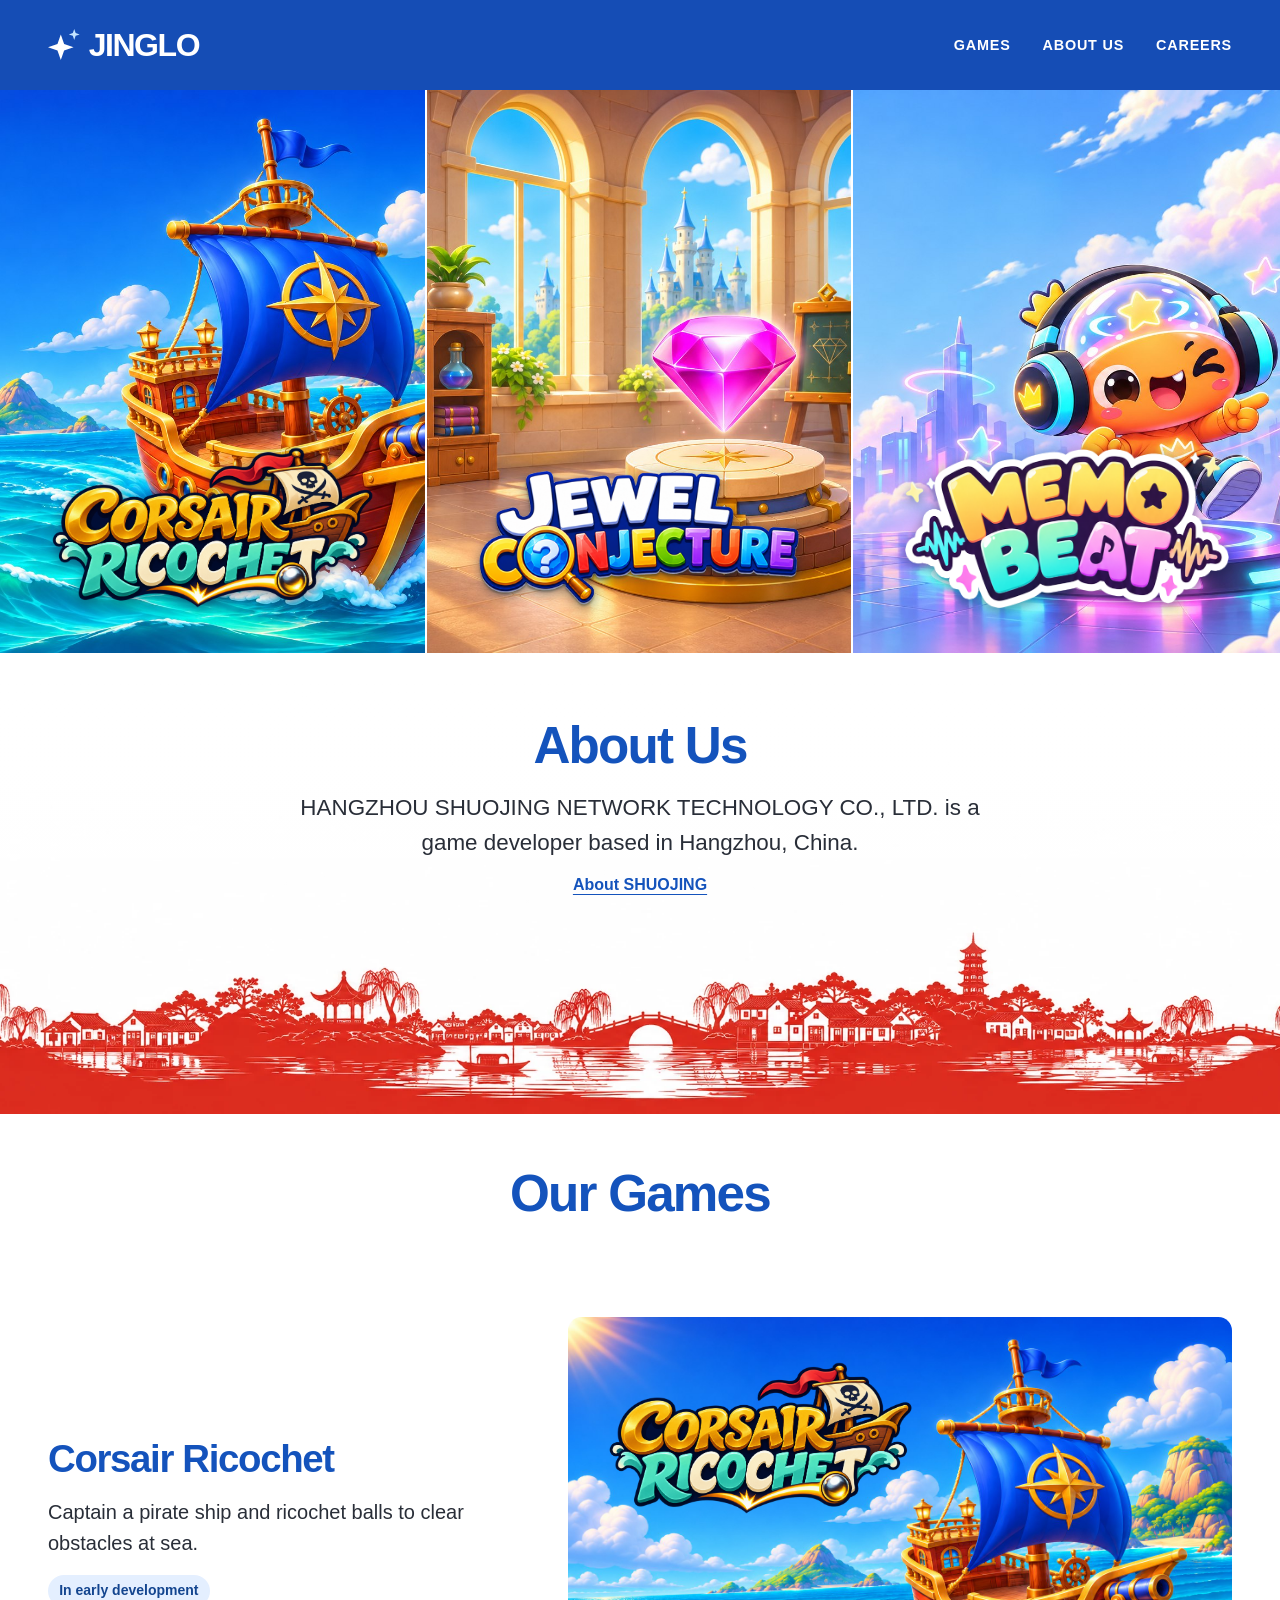
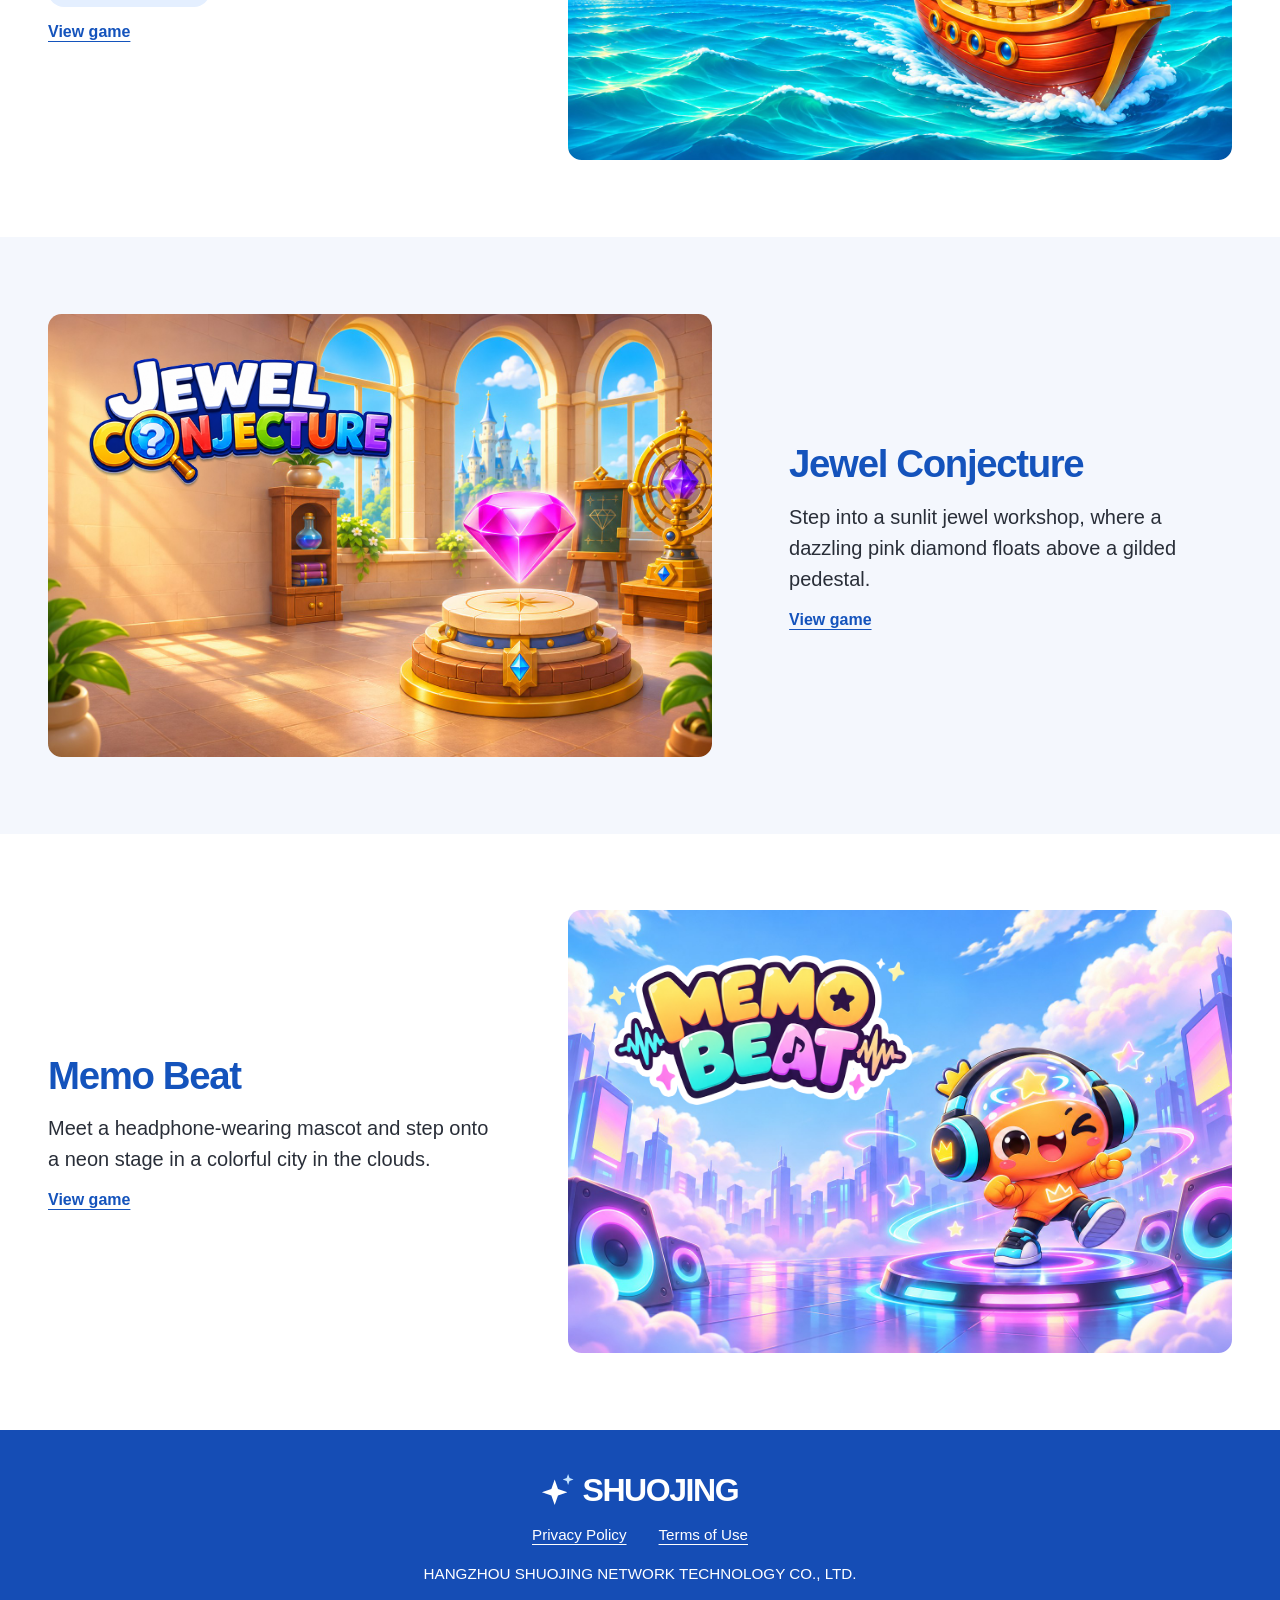
<file: index.html>
<!doctype html>
<html lang="en">
<head>
  <meta charset="utf-8">
  <meta name="viewport" content="width=device-width, initial-scale=1">
  <meta name="description" content="Discover Corsair Ricochet, Jewel Conjecture, and Memo Beat from HANGZHOU SHUOJING NETWORK TECHNOLOGY CO., LTD.">
  <meta name="theme-color" content="#154db5">
  <title>Home | SHUOJING</title>
  <link rel="stylesheet" href="styles.css">
</head>
<body>
  <a class="skip-link" href="#main">Skip to content</a>
  <header class="site-header">
    <div class="header-inner wrap">
      <a class="wordmark" href="index.html" aria-label="JINGLO home"><span class="brand-symbol" aria-hidden="true"></span>JINGLO</a>
      <nav aria-label="Main navigation">
        <a href="games.html">Games</a>
        <a href="about.html">About Us</a>
        <a href="careers.html">Careers</a>
      </nav>
    </div>
  </header>
  <main id="main">
    <h1 class="visually-hidden">HANGZHOU SHUOJING NETWORK TECHNOLOGY CO., LTD.</h1>
    <section class="home-banner" aria-label="Explore the games">
      <a class="banner-game" href="corsair-ricochet.html" aria-label="Corsair Ricochet"><img class="game-scene" src="corsair-ricochet-art.jpg" alt="" width="1536" height="1024"><img class="game-logo" src="corsair-ricochet.png" alt="" width="1774" height="887"></a>
      <a class="banner-game" href="jewel-conjecture.html" aria-label="Jewel Conjecture"><img class="game-scene" src="jewel-conjecture-art.jpg" alt="" width="1536" height="1024"><img class="game-logo" src="jewel-conjecture.png" alt="" width="434" height="185"></a>
      <a class="banner-game" href="memo-beat.html" aria-label="Memo Beat"><img class="game-scene" src="memo-beat-art.jpg" alt="" width="1536" height="1024"><img class="game-logo" src="memo-beat.png" alt="" width="752" height="369"></a>
    </section>
    <section class="company-banner">
      <div class="company-copy wrap">
        <h2>About Us</h2>
        <p>HANGZHOU SHUOJING NETWORK TECHNOLOGY CO., LTD. is a game developer based in Hangzhou, China.</p>
        <a class="text-link" href="about.html">About SHUOJING</a>
      </div>
    </section>
    <section class="games-section" aria-labelledby="games-heading">
      <h2 class="section-heading" id="games-heading">Our Games</h2>
      
      <article class="showcase">
        <div class="showcase-inner wrap">
          <a class="game-art" href="corsair-ricochet.html" aria-label="Explore Corsair Ricochet"><img class="game-scene" src="corsair-ricochet-art.jpg" alt="" width="1536" height="1024"><img class="game-logo" src="corsair-ricochet.png" alt="" width="1774" height="887"></a>
          <div class="game-copy">
            <h3><a href="corsair-ricochet.html">Corsair Ricochet</a></h3>
            <p>Captain a pirate ship and ricochet balls to clear obstacles at sea.</p>
            <p class="game-status">In early development</p>
            <a class="text-link" href="corsair-ricochet.html">View game<span class="visually-hidden"> — Corsair Ricochet</span></a>
          </div>
        </div>
      </article>
      <article class="showcase">
        <div class="showcase-inner wrap">
          <a class="game-art" href="jewel-conjecture.html" aria-label="Explore Jewel Conjecture"><img class="game-scene" src="jewel-conjecture-art.jpg" alt="" width="1536" height="1024"><img class="game-logo" src="jewel-conjecture.png" alt="" width="434" height="185"></a>
          <div class="game-copy">
            <h3><a href="jewel-conjecture.html">Jewel Conjecture</a></h3>
            <p>Step into a sunlit jewel workshop, where a dazzling pink diamond floats above a gilded pedestal.</p>
            
            <a class="text-link" href="jewel-conjecture.html">View game<span class="visually-hidden"> — Jewel Conjecture</span></a>
          </div>
        </div>
      </article>
      <article class="showcase">
        <div class="showcase-inner wrap">
          <a class="game-art" href="memo-beat.html" aria-label="Explore Memo Beat"><img class="game-scene" src="memo-beat-art.jpg" alt="" width="1536" height="1024"><img class="game-logo" src="memo-beat.png" alt="" width="752" height="369"></a>
          <div class="game-copy">
            <h3><a href="memo-beat.html">Memo Beat</a></h3>
            <p>Meet a headphone-wearing mascot and step onto a neon stage in a colorful city in the clouds.</p>
            
            <a class="text-link" href="memo-beat.html">View game<span class="visually-hidden"> — Memo Beat</span></a>
          </div>
        </div>
      </article>
    </section>
  </main>
  <footer class="site-footer">
    <div class="footer-inner wrap">
      <a class="wordmark" href="index.html" aria-label="SHUOJING home"><span class="brand-symbol" aria-hidden="true"></span>SHUOJING</a>
      <nav aria-label="Footer navigation">
        <a href="PrivacyPolicy.html">Privacy Policy</a>
        <a href="TermsOfUse.html">Terms of Use</a>
      </nav>
      <p>HANGZHOU SHUOJING NETWORK TECHNOLOGY CO., LTD.</p>
    </div>
  </footer>
</body>
</html>
</file>
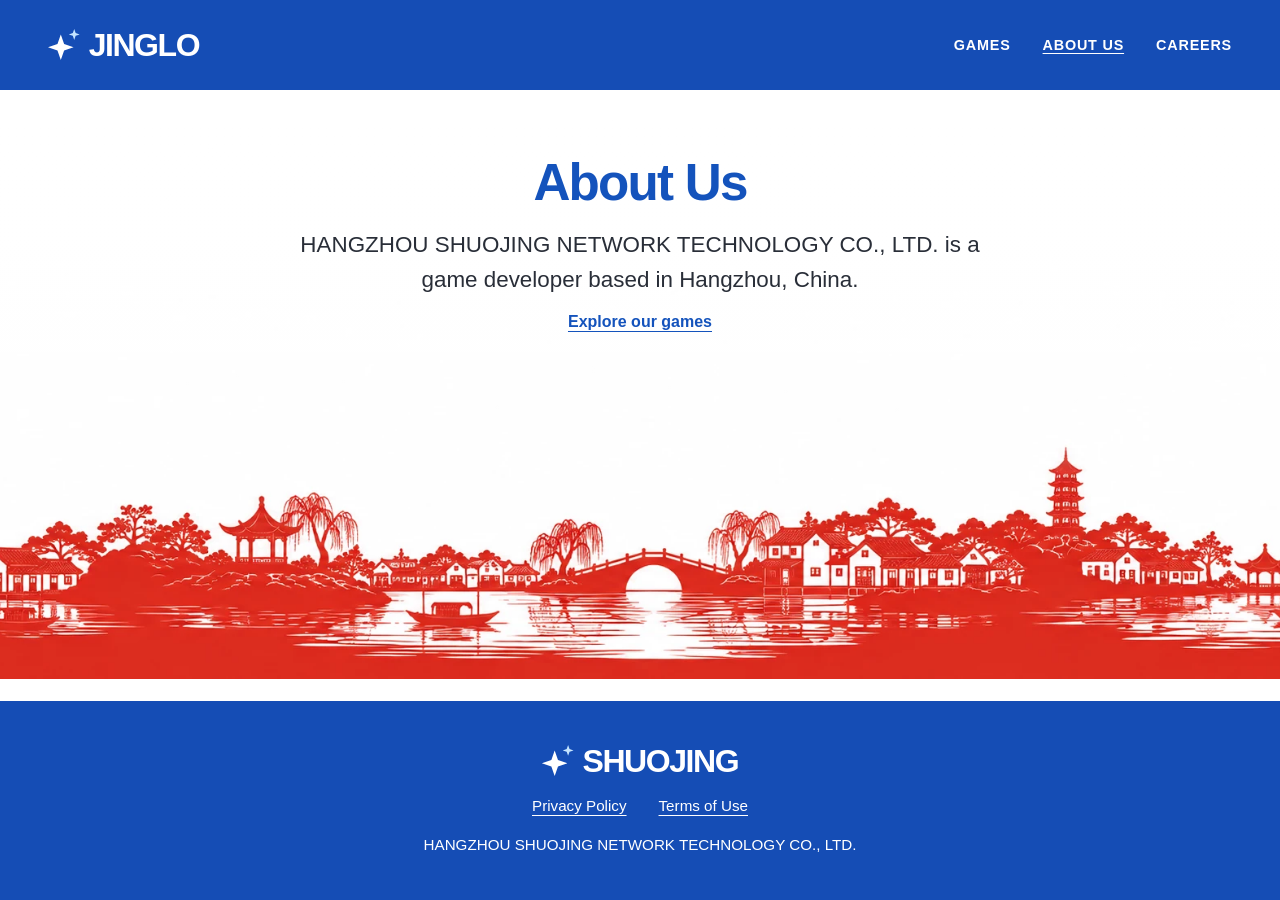
<file: about.html>
<!doctype html>
<html lang="en">
<head>
  <meta charset="utf-8">
  <meta name="viewport" content="width=device-width, initial-scale=1">
  <meta name="description" content="About HANGZHOU SHUOJING NETWORK TECHNOLOGY CO., LTD.">
  <meta name="theme-color" content="#154db5">
  <title>About Us | SHUOJING</title>
  <link rel="stylesheet" href="styles.css">
</head>
<body>
  <a class="skip-link" href="#main">Skip to content</a>
  <header class="site-header">
    <div class="header-inner wrap">
      <a class="wordmark" href="index.html" aria-label="JINGLO home"><span class="brand-symbol" aria-hidden="true"></span>JINGLO</a>
      <nav aria-label="Main navigation">
        <a href="games.html">Games</a>
        <a href="about.html" aria-current="page">About Us</a>
        <a href="careers.html">Careers</a>
      </nav>
    </div>
  </header>
  <main id="main">
    <section class="company-banner about-page">
      <div class="company-copy wrap">
        <h1>About Us</h1>
        <p>HANGZHOU SHUOJING NETWORK TECHNOLOGY CO., LTD. is a game developer based in Hangzhou, China.</p>
        <a class="text-link" href="games.html">Explore our games</a>
      </div>
    </section>
  </main>
  <footer class="site-footer">
    <div class="footer-inner wrap">
      <a class="wordmark" href="index.html" aria-label="SHUOJING home"><span class="brand-symbol" aria-hidden="true"></span>SHUOJING</a>
      <nav aria-label="Footer navigation">
        <a href="PrivacyPolicy.html">Privacy Policy</a>
        <a href="TermsOfUse.html">Terms of Use</a>
      </nav>
      <p>HANGZHOU SHUOJING NETWORK TECHNOLOGY CO., LTD.</p>
    </div>
  </footer>
</body>
</html>
</file>
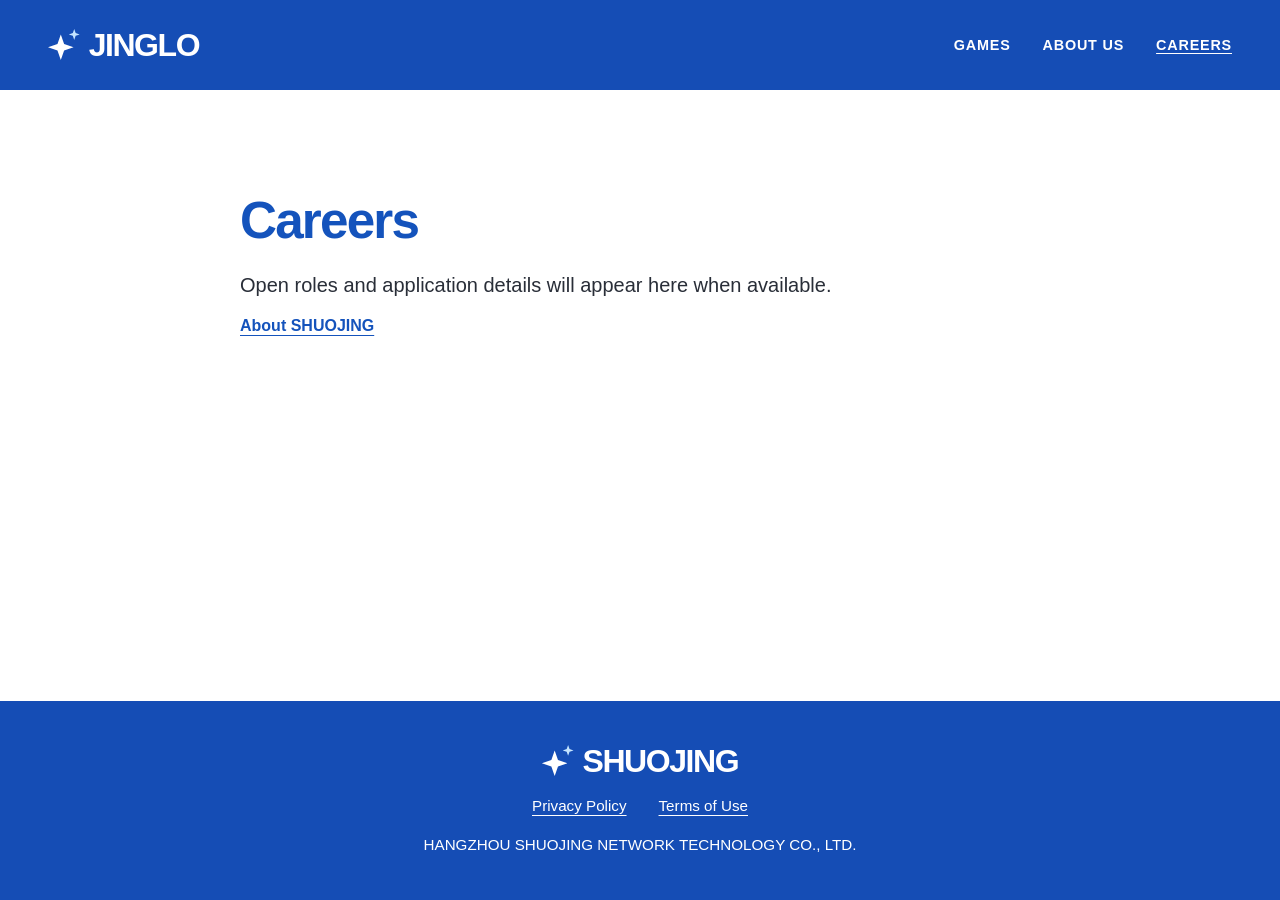
<file: careers.html>
<!doctype html>
<html lang="en">
<head>
  <meta charset="utf-8">
  <meta name="viewport" content="width=device-width, initial-scale=1">
  <meta name="description" content="Career information for SHUOJING in Hangzhou, China.">
  <meta name="theme-color" content="#154db5">
  <title>Careers | SHUOJING</title>
  <link rel="stylesheet" href="styles.css">
</head>
<body>
  <a class="skip-link" href="#main">Skip to content</a>
  <header class="site-header">
    <div class="header-inner wrap">
      <a class="wordmark" href="index.html" aria-label="JINGLO home"><span class="brand-symbol" aria-hidden="true"></span>JINGLO</a>
      <nav aria-label="Main navigation">
        <a href="games.html">Games</a>
        <a href="about.html">About Us</a>
        <a href="careers.html" aria-current="page">Careers</a>
      </nav>
    </div>
  </header>
  <main id="main">
    <section class="text-page wrap">
      <h1>Careers</h1>
      <p>Open roles and application details will appear here when available.</p>
      <a class="text-link" href="about.html">About SHUOJING</a>
    </section>
  </main>
  <footer class="site-footer">
    <div class="footer-inner wrap">
      <a class="wordmark" href="index.html" aria-label="SHUOJING home"><span class="brand-symbol" aria-hidden="true"></span>SHUOJING</a>
      <nav aria-label="Footer navigation">
        <a href="PrivacyPolicy.html">Privacy Policy</a>
        <a href="TermsOfUse.html">Terms of Use</a>
      </nav>
      <p>HANGZHOU SHUOJING NETWORK TECHNOLOGY CO., LTD.</p>
    </div>
  </footer>
</body>
</html>
</file>
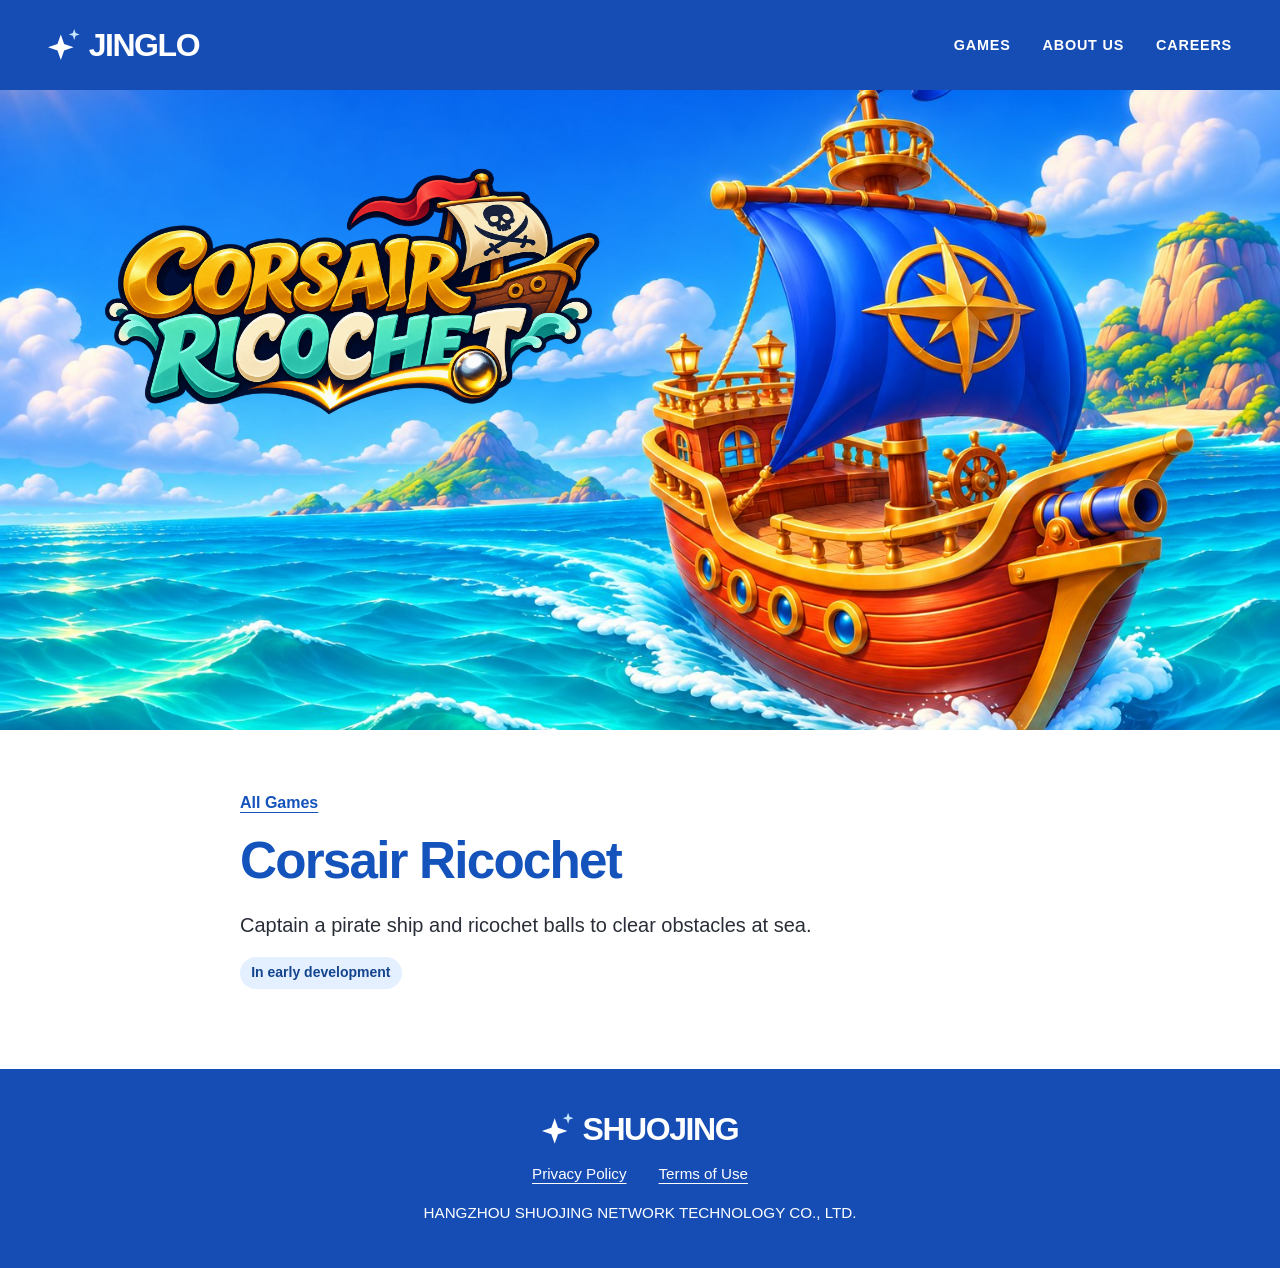
<file: corsair-ricochet.html>
<!doctype html>
<html lang="en">
<head>
  <meta charset="utf-8">
  <meta name="viewport" content="width=device-width, initial-scale=1">
  <meta name="description" content="Captain a pirate ship and ricochet balls to clear obstacles at sea.">
  <meta name="theme-color" content="#154db5">
  <title>Corsair Ricochet | SHUOJING</title>
  <link rel="stylesheet" href="styles.css">
</head>
<body>
  <a class="skip-link" href="#main">Skip to content</a>
  <header class="site-header">
    <div class="header-inner wrap">
      <a class="wordmark" href="index.html" aria-label="JINGLO home"><span class="brand-symbol" aria-hidden="true"></span>JINGLO</a>
      <nav aria-label="Main navigation">
        <a href="games.html">Games</a>
        <a href="about.html">About Us</a>
        <a href="careers.html">Careers</a>
      </nav>
    </div>
  </header>
  <main id="main">
    <article class="game-detail">
      <div class="detail-art"><img class="game-scene" src="corsair-ricochet-art.jpg" alt="A blue-sailed pirate ship sails through a sunny island bay." width="1536" height="1024" fetchpriority="high"><img class="game-logo" src="corsair-ricochet.png" alt="" width="1774" height="887"></div>
      <div class="text-page wrap detail-copy">
        <a class="text-link" href="games.html">All Games</a>
        <h1>Corsair Ricochet</h1>
        <p>Captain a pirate ship and ricochet balls to clear obstacles at sea.</p>
        <p class="game-status">In early development</p>
      </div>
    </article>
  </main>
  <footer class="site-footer">
    <div class="footer-inner wrap">
      <a class="wordmark" href="index.html" aria-label="SHUOJING home"><span class="brand-symbol" aria-hidden="true"></span>SHUOJING</a>
      <nav aria-label="Footer navigation">
        <a href="PrivacyPolicy.html">Privacy Policy</a>
        <a href="TermsOfUse.html">Terms of Use</a>
      </nav>
      <p>HANGZHOU SHUOJING NETWORK TECHNOLOGY CO., LTD.</p>
    </div>
  </footer>
</body>
</html>
</file>
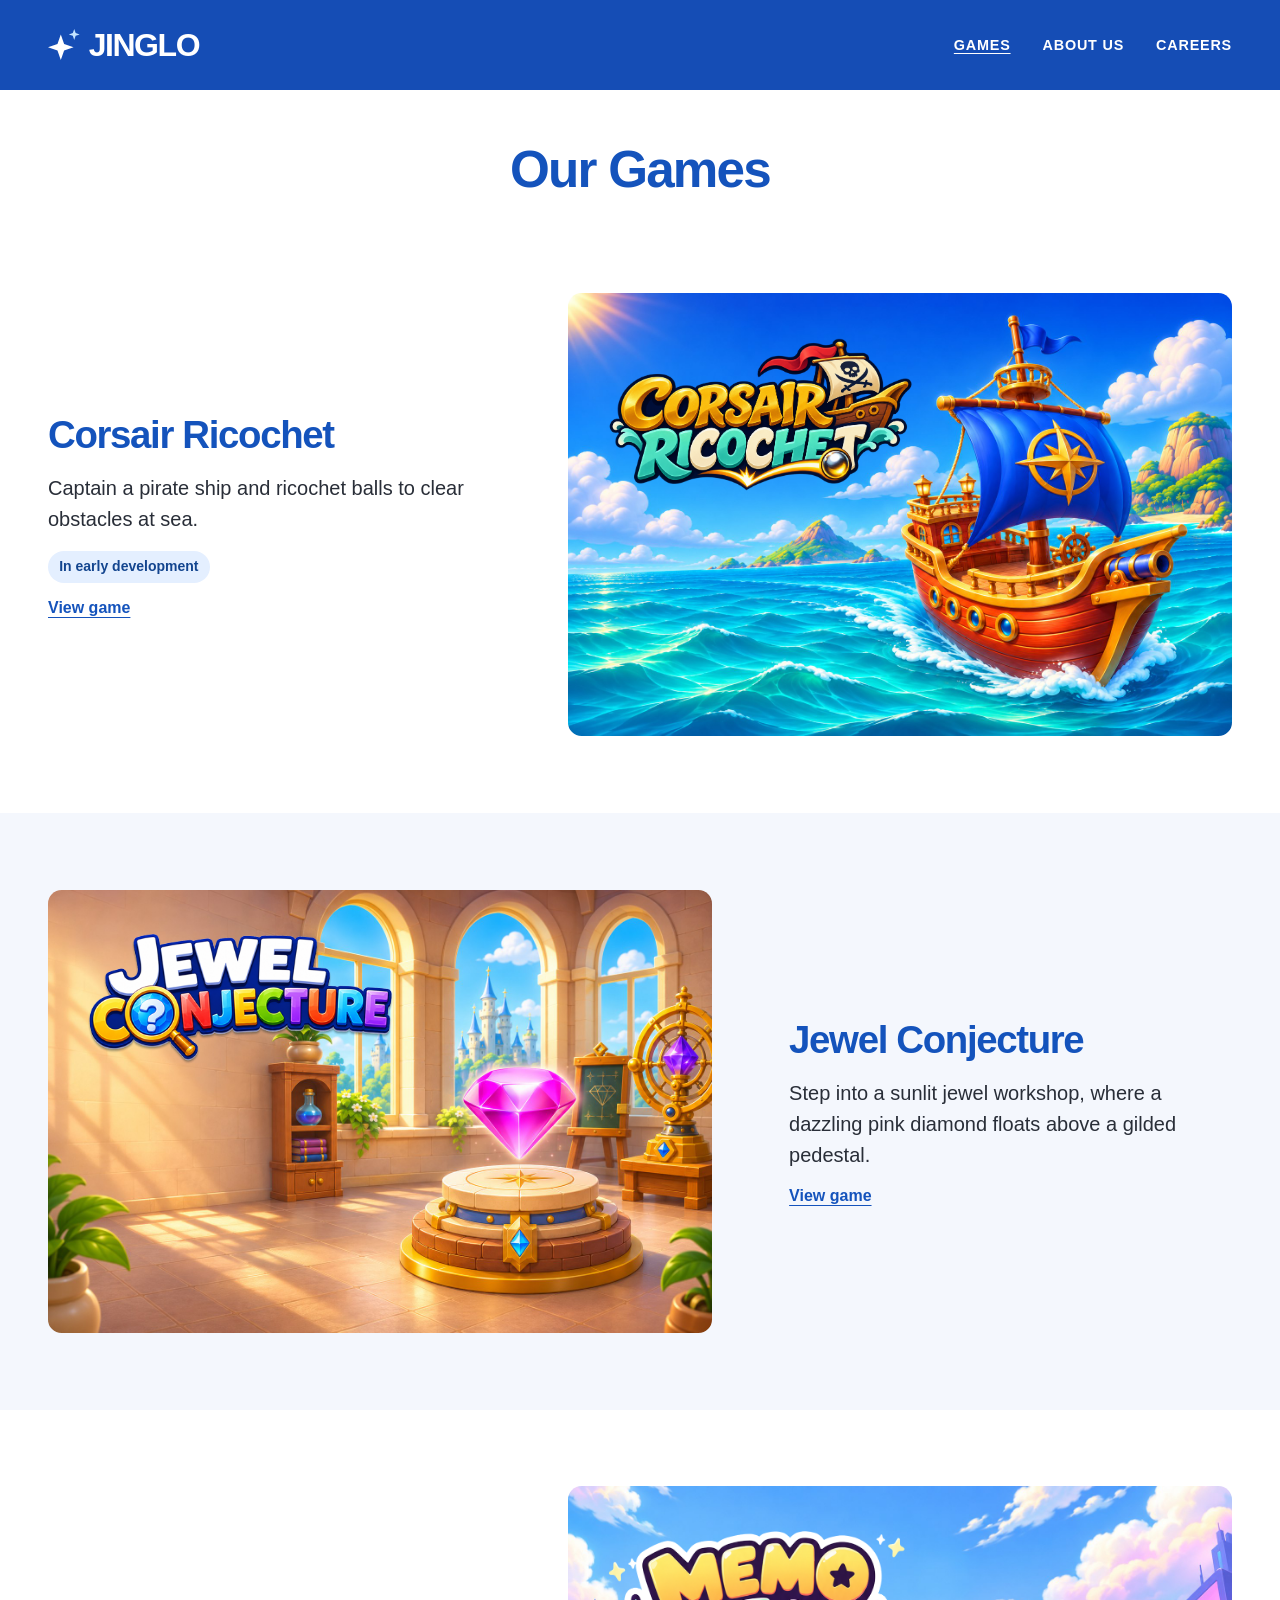
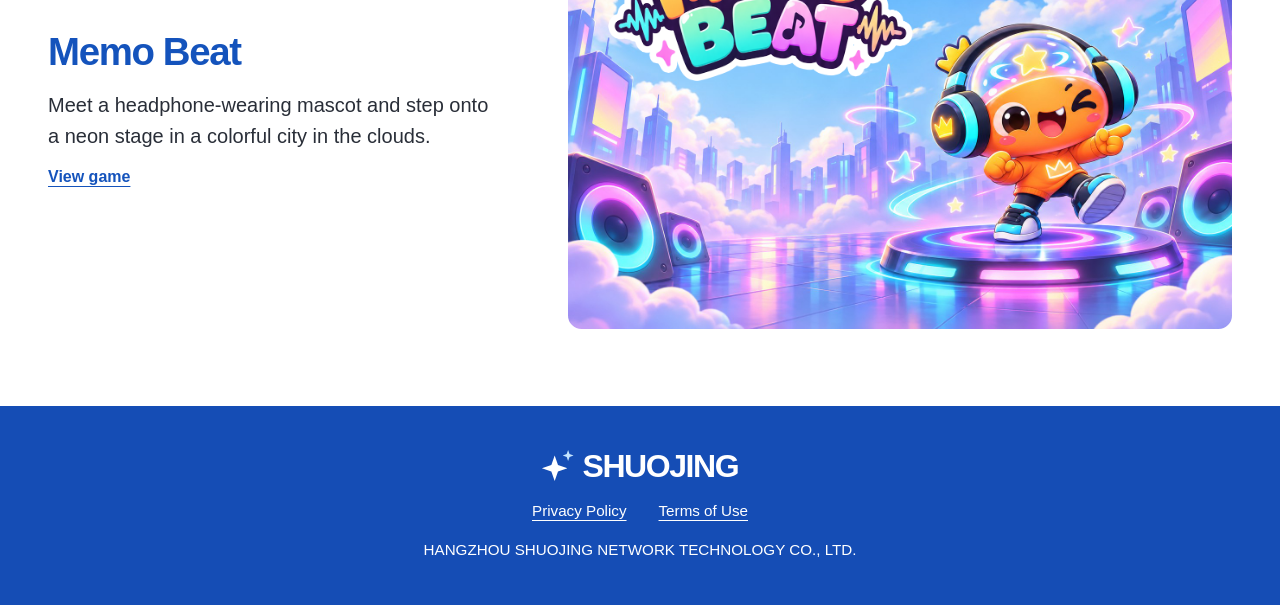
<file: games.html>
<!doctype html>
<html lang="en">
<head>
  <meta charset="utf-8">
  <meta name="viewport" content="width=device-width, initial-scale=1">
  <meta name="description" content="Explore the three games from SHUOJING.">
  <meta name="theme-color" content="#154db5">
  <title>Our Games | SHUOJING</title>
  <link rel="stylesheet" href="styles.css">
</head>
<body>
  <a class="skip-link" href="#main">Skip to content</a>
  <header class="site-header">
    <div class="header-inner wrap">
      <a class="wordmark" href="index.html" aria-label="JINGLO home"><span class="brand-symbol" aria-hidden="true"></span>JINGLO</a>
      <nav aria-label="Main navigation">
        <a href="games.html" aria-current="page">Games</a>
        <a href="about.html">About Us</a>
        <a href="careers.html">Careers</a>
      </nav>
    </div>
  </header>
  <main id="main">
    <section class="games-section"><h1 class="section-heading">Our Games</h1>
      <article class="showcase">
        <div class="showcase-inner wrap">
          <a class="game-art" href="corsair-ricochet.html" aria-label="Explore Corsair Ricochet"><img class="game-scene" src="corsair-ricochet-art.jpg" alt="" width="1536" height="1024"><img class="game-logo" src="corsair-ricochet.png" alt="" width="1774" height="887"></a>
          <div class="game-copy">
            <h3><a href="corsair-ricochet.html">Corsair Ricochet</a></h3>
            <p>Captain a pirate ship and ricochet balls to clear obstacles at sea.</p>
            <p class="game-status">In early development</p>
            <a class="text-link" href="corsair-ricochet.html">View game<span class="visually-hidden"> — Corsair Ricochet</span></a>
          </div>
        </div>
      </article>
      <article class="showcase">
        <div class="showcase-inner wrap">
          <a class="game-art" href="jewel-conjecture.html" aria-label="Explore Jewel Conjecture"><img class="game-scene" src="jewel-conjecture-art.jpg" alt="" width="1536" height="1024"><img class="game-logo" src="jewel-conjecture.png" alt="" width="434" height="185"></a>
          <div class="game-copy">
            <h3><a href="jewel-conjecture.html">Jewel Conjecture</a></h3>
            <p>Step into a sunlit jewel workshop, where a dazzling pink diamond floats above a gilded pedestal.</p>
            
            <a class="text-link" href="jewel-conjecture.html">View game<span class="visually-hidden"> — Jewel Conjecture</span></a>
          </div>
        </div>
      </article>
      <article class="showcase">
        <div class="showcase-inner wrap">
          <a class="game-art" href="memo-beat.html" aria-label="Explore Memo Beat"><img class="game-scene" src="memo-beat-art.jpg" alt="" width="1536" height="1024"><img class="game-logo" src="memo-beat.png" alt="" width="752" height="369"></a>
          <div class="game-copy">
            <h3><a href="memo-beat.html">Memo Beat</a></h3>
            <p>Meet a headphone-wearing mascot and step onto a neon stage in a colorful city in the clouds.</p>
            
            <a class="text-link" href="memo-beat.html">View game<span class="visually-hidden"> — Memo Beat</span></a>
          </div>
        </div>
      </article></section>
  </main>
  <footer class="site-footer">
    <div class="footer-inner wrap">
      <a class="wordmark" href="index.html" aria-label="SHUOJING home"><span class="brand-symbol" aria-hidden="true"></span>SHUOJING</a>
      <nav aria-label="Footer navigation">
        <a href="PrivacyPolicy.html">Privacy Policy</a>
        <a href="TermsOfUse.html">Terms of Use</a>
      </nav>
      <p>HANGZHOU SHUOJING NETWORK TECHNOLOGY CO., LTD.</p>
    </div>
  </footer>
</body>
</html>
</file>
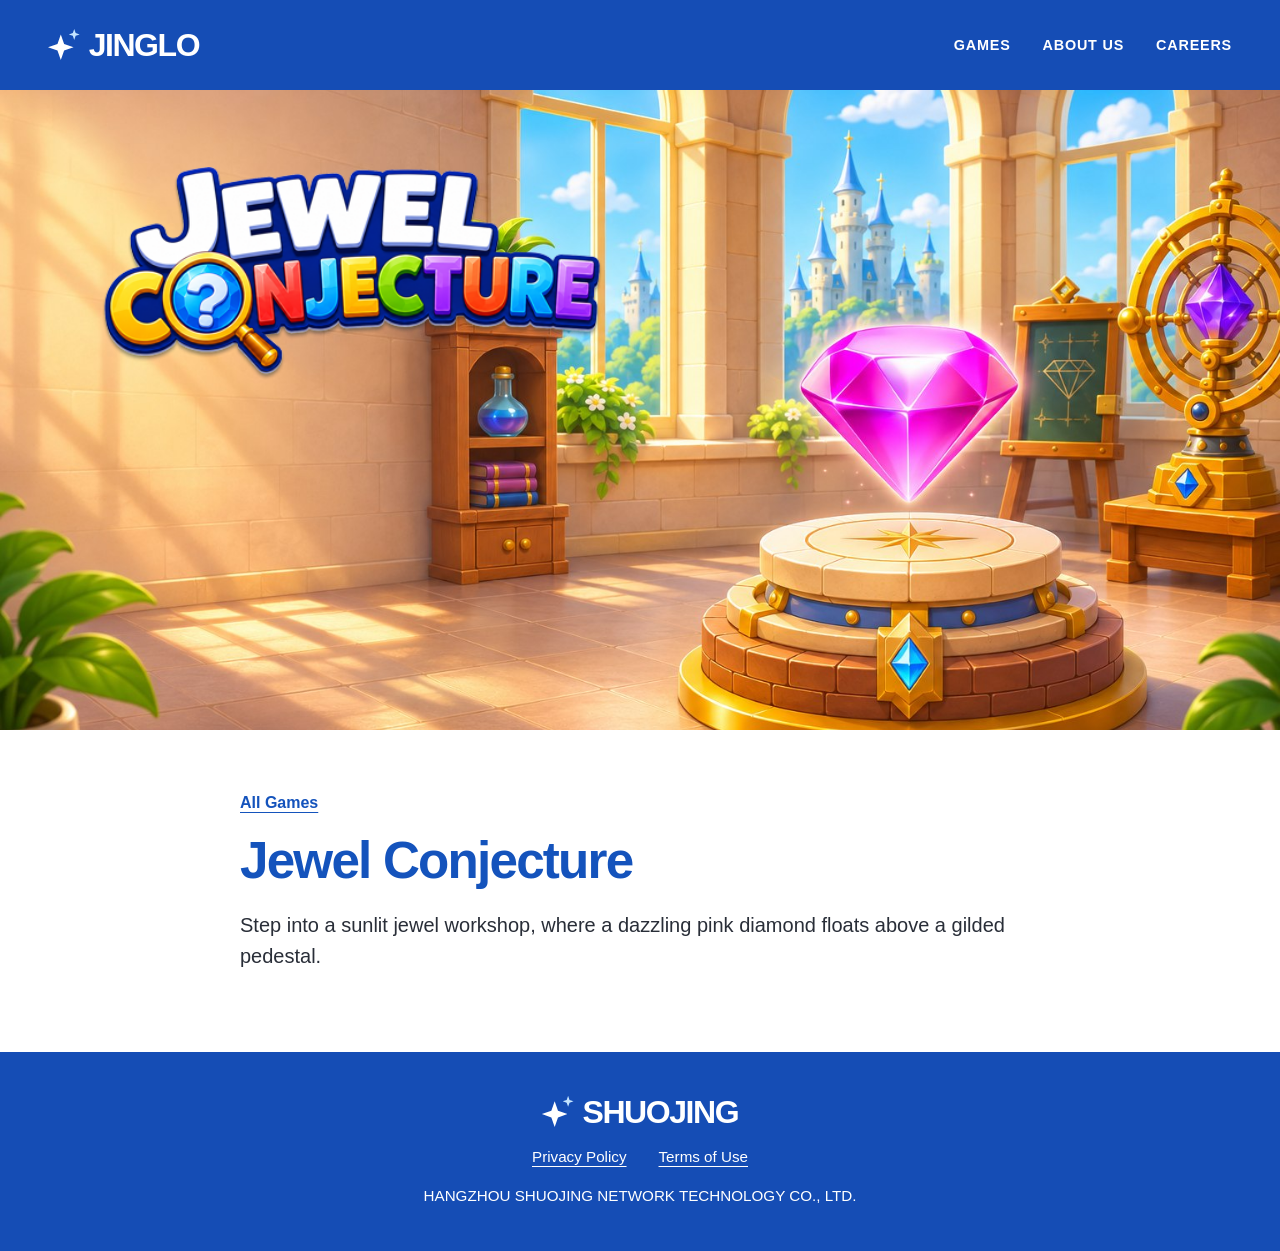
<file: jewel-conjecture.html>
<!doctype html>
<html lang="en">
<head>
  <meta charset="utf-8">
  <meta name="viewport" content="width=device-width, initial-scale=1">
  <meta name="description" content="Step into a sunlit jewel workshop, where a dazzling pink diamond floats above a gilded pedestal.">
  <meta name="theme-color" content="#154db5">
  <title>Jewel Conjecture | SHUOJING</title>
  <link rel="stylesheet" href="styles.css">
</head>
<body>
  <a class="skip-link" href="#main">Skip to content</a>
  <header class="site-header">
    <div class="header-inner wrap">
      <a class="wordmark" href="index.html" aria-label="JINGLO home"><span class="brand-symbol" aria-hidden="true"></span>JINGLO</a>
      <nav aria-label="Main navigation">
        <a href="games.html">Games</a>
        <a href="about.html">About Us</a>
        <a href="careers.html">Careers</a>
      </nav>
    </div>
  </header>
  <main id="main">
    <article class="game-detail">
      <div class="detail-art"><img class="game-scene" src="jewel-conjecture-art.jpg" alt="A pink diamond floats above a gilded pedestal in a sunlit workshop." width="1536" height="1024" fetchpriority="high"><img class="game-logo" src="jewel-conjecture.png" alt="" width="434" height="185"></div>
      <div class="text-page wrap detail-copy">
        <a class="text-link" href="games.html">All Games</a>
        <h1>Jewel Conjecture</h1>
        <p>Step into a sunlit jewel workshop, where a dazzling pink diamond floats above a gilded pedestal.</p>
        
      </div>
    </article>
  </main>
  <footer class="site-footer">
    <div class="footer-inner wrap">
      <a class="wordmark" href="index.html" aria-label="SHUOJING home"><span class="brand-symbol" aria-hidden="true"></span>SHUOJING</a>
      <nav aria-label="Footer navigation">
        <a href="PrivacyPolicy.html">Privacy Policy</a>
        <a href="TermsOfUse.html">Terms of Use</a>
      </nav>
      <p>HANGZHOU SHUOJING NETWORK TECHNOLOGY CO., LTD.</p>
    </div>
  </footer>
</body>
</html>
</file>
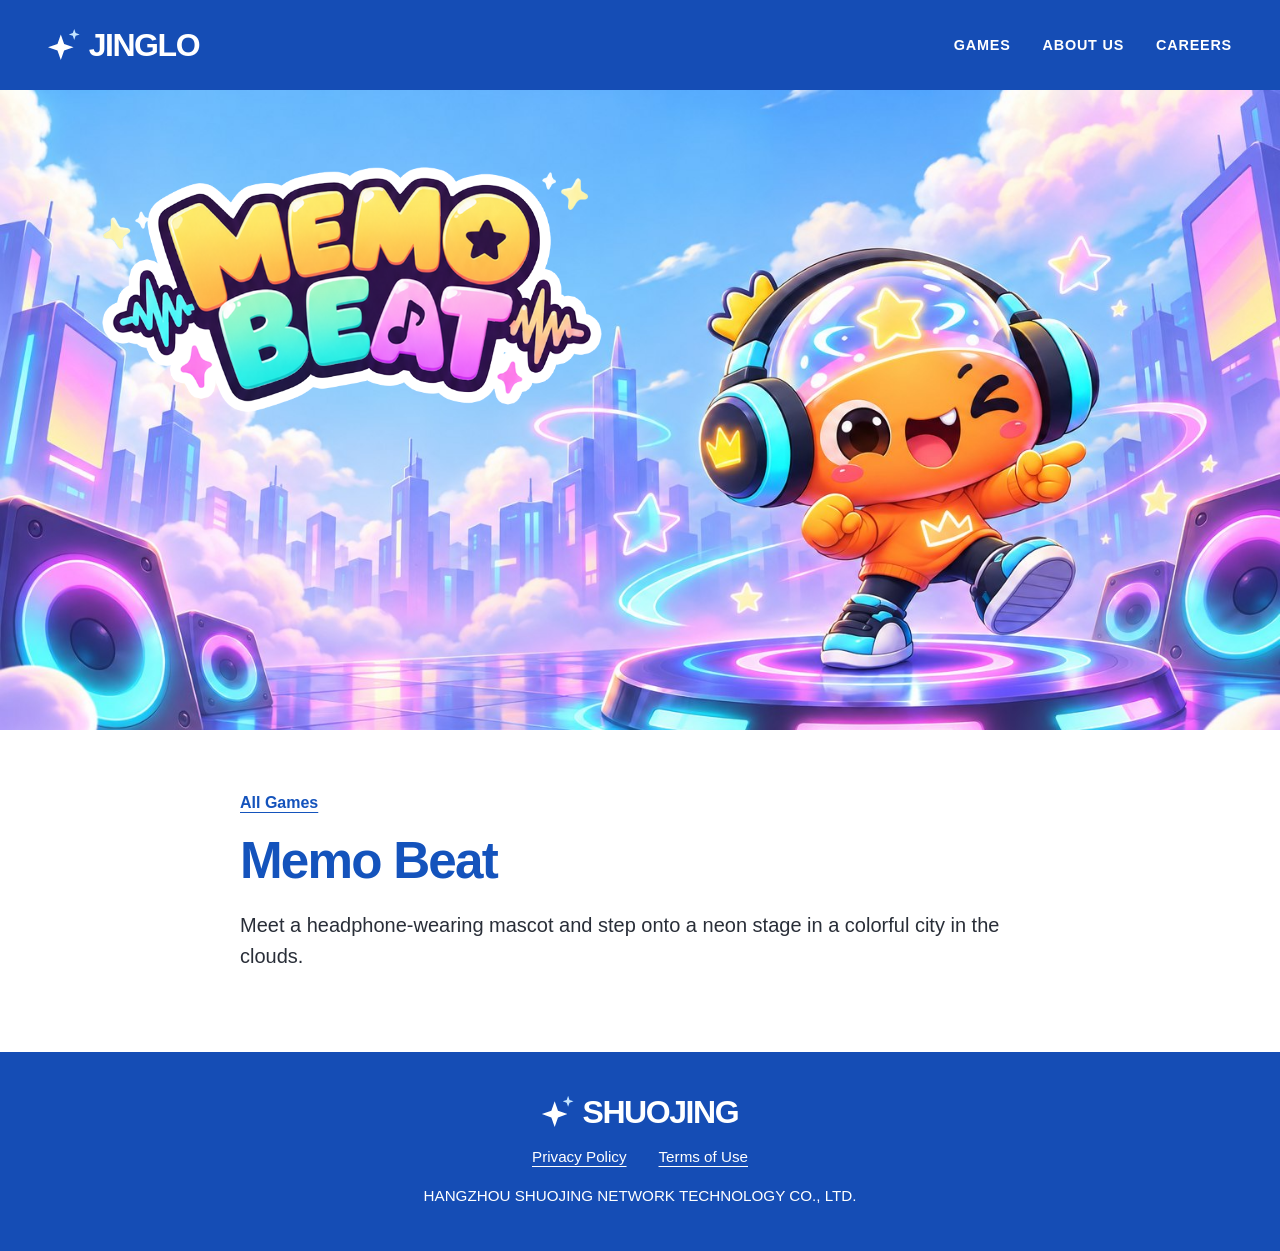
<file: memo-beat.html>
<!doctype html>
<html lang="en">
<head>
  <meta charset="utf-8">
  <meta name="viewport" content="width=device-width, initial-scale=1">
  <meta name="description" content="Meet a headphone-wearing mascot and step onto a neon stage in a colorful city in the clouds.">
  <meta name="theme-color" content="#154db5">
  <title>Memo Beat | SHUOJING</title>
  <link rel="stylesheet" href="styles.css">
</head>
<body>
  <a class="skip-link" href="#main">Skip to content</a>
  <header class="site-header">
    <div class="header-inner wrap">
      <a class="wordmark" href="index.html" aria-label="JINGLO home"><span class="brand-symbol" aria-hidden="true"></span>JINGLO</a>
      <nav aria-label="Main navigation">
        <a href="games.html">Games</a>
        <a href="about.html">About Us</a>
        <a href="careers.html">Careers</a>
      </nav>
    </div>
  </header>
  <main id="main">
    <article class="game-detail">
      <div class="detail-art"><img class="game-scene" src="memo-beat-art.jpg" alt="A dancing mascot with oversized headphones stands on a neon stage." width="1536" height="1024" fetchpriority="high"><img class="game-logo" src="memo-beat.png" alt="" width="752" height="369"></div>
      <div class="text-page wrap detail-copy">
        <a class="text-link" href="games.html">All Games</a>
        <h1>Memo Beat</h1>
        <p>Meet a headphone-wearing mascot and step onto a neon stage in a colorful city in the clouds.</p>
        
      </div>
    </article>
  </main>
  <footer class="site-footer">
    <div class="footer-inner wrap">
      <a class="wordmark" href="index.html" aria-label="SHUOJING home"><span class="brand-symbol" aria-hidden="true"></span>SHUOJING</a>
      <nav aria-label="Footer navigation">
        <a href="PrivacyPolicy.html">Privacy Policy</a>
        <a href="TermsOfUse.html">Terms of Use</a>
      </nav>
      <p>HANGZHOU SHUOJING NETWORK TECHNOLOGY CO., LTD.</p>
    </div>
  </footer>
</body>
</html>
</file>
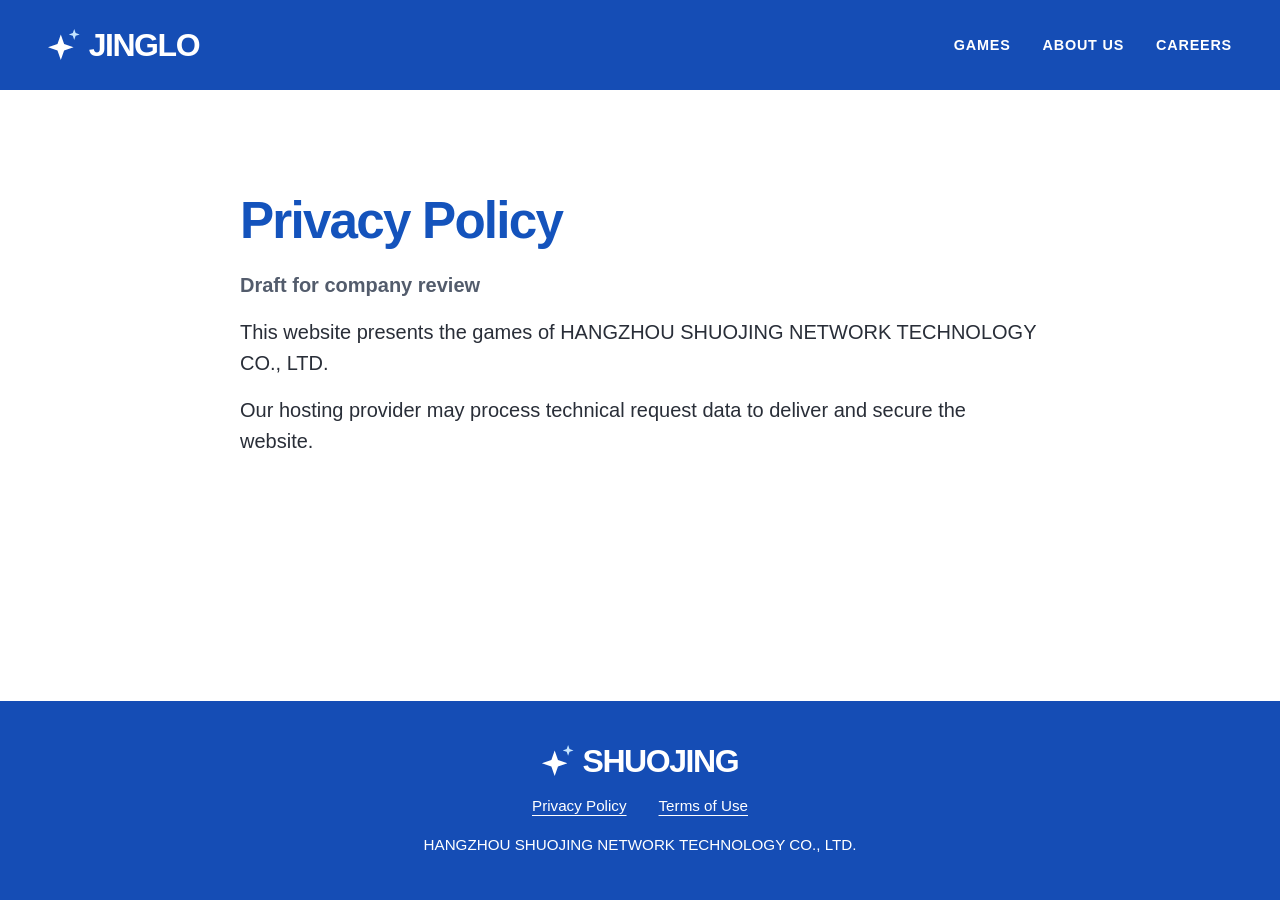
<file: PrivacyPolicy.html>
<!doctype html>
<html lang="en">
<head>
  <meta charset="utf-8">
  <meta name="viewport" content="width=device-width, initial-scale=1">
  <meta name="description" content="Draft privacy notice for the SHUOJING company website.">
  <meta name="theme-color" content="#154db5">
  <title>Privacy Policy | SHUOJING</title>
  <link rel="stylesheet" href="styles.css">
</head>
<body>
  <a class="skip-link" href="#main">Skip to content</a>
  <header class="site-header">
    <div class="header-inner wrap">
      <a class="wordmark" href="index.html" aria-label="JINGLO home"><span class="brand-symbol" aria-hidden="true"></span>JINGLO</a>
      <nav aria-label="Main navigation">
        <a href="games.html">Games</a>
        <a href="about.html">About Us</a>
        <a href="careers.html">Careers</a>
      </nav>
    </div>
  </header>
  <main id="main">
    <section class="text-page wrap">
      <h1>Privacy Policy</h1>
      <p class="review-note">Draft for company review</p>
      <p>This website presents the games of HANGZHOU SHUOJING NETWORK TECHNOLOGY CO., LTD.</p>
      <p>Our hosting provider may process technical request data to deliver and secure the website.</p>
    </section>
  </main>
  <footer class="site-footer">
    <div class="footer-inner wrap">
      <a class="wordmark" href="index.html" aria-label="SHUOJING home"><span class="brand-symbol" aria-hidden="true"></span>SHUOJING</a>
      <nav aria-label="Footer navigation">
        <a href="PrivacyPolicy.html">Privacy Policy</a>
        <a href="TermsOfUse.html">Terms of Use</a>
      </nav>
      <p>HANGZHOU SHUOJING NETWORK TECHNOLOGY CO., LTD.</p>
    </div>
  </footer>
</body>
</html>
</file>
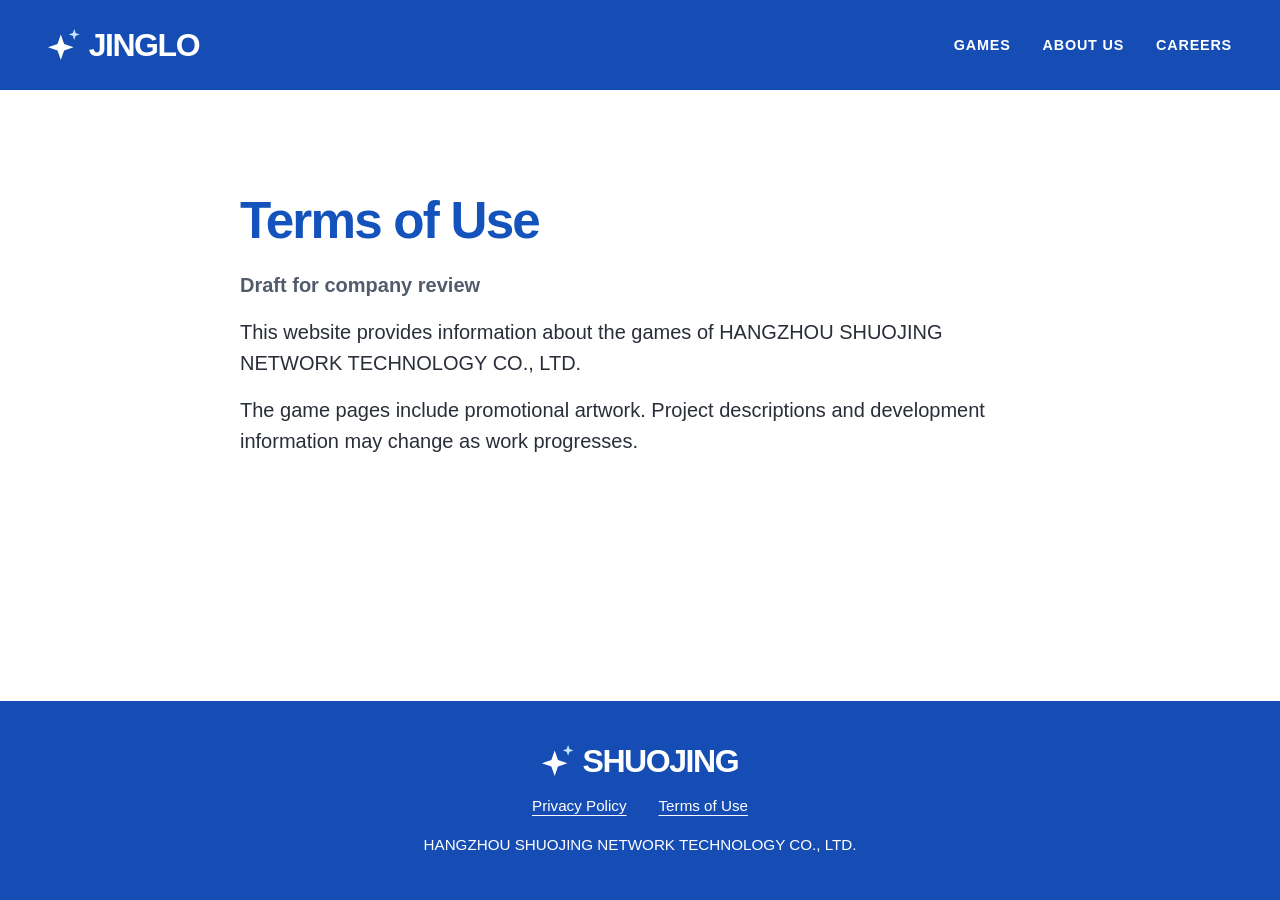
<file: TermsOfUse.html>
<!doctype html>
<html lang="en">
<head>
  <meta charset="utf-8">
  <meta name="viewport" content="width=device-width, initial-scale=1">
  <meta name="description" content="Draft terms of use for the SHUOJING company website.">
  <meta name="theme-color" content="#154db5">
  <title>Terms of Use | SHUOJING</title>
  <link rel="stylesheet" href="styles.css">
</head>
<body>
  <a class="skip-link" href="#main">Skip to content</a>
  <header class="site-header">
    <div class="header-inner wrap">
      <a class="wordmark" href="index.html" aria-label="JINGLO home"><span class="brand-symbol" aria-hidden="true"></span>JINGLO</a>
      <nav aria-label="Main navigation">
        <a href="games.html">Games</a>
        <a href="about.html">About Us</a>
        <a href="careers.html">Careers</a>
      </nav>
    </div>
  </header>
  <main id="main">
    <section class="text-page wrap">
      <h1>Terms of Use</h1>
      <p class="review-note">Draft for company review</p>
      <p>This website provides information about the games of HANGZHOU SHUOJING NETWORK TECHNOLOGY CO., LTD.</p>
      <p>The game pages include promotional artwork. Project descriptions and development information may change as work progresses.</p>
    </section>
  </main>
  <footer class="site-footer">
    <div class="footer-inner wrap">
      <a class="wordmark" href="index.html" aria-label="SHUOJING home"><span class="brand-symbol" aria-hidden="true"></span>SHUOJING</a>
      <nav aria-label="Footer navigation">
        <a href="PrivacyPolicy.html">Privacy Policy</a>
        <a href="TermsOfUse.html">Terms of Use</a>
      </nav>
      <p>HANGZHOU SHUOJING NETWORK TECHNOLOGY CO., LTD.</p>
    </div>
  </footer>
</body>
</html>
</file>
<file: styles.css>
:root {
  color-scheme: light;
  --brand: #154db5;
  --accent: #1453bc;
  --ink: #292e38;
  --muted: #535c6c;
  --alternate: #f4f7fd;
  --header-height: 5.625rem;
  font-family: Arial, Helvetica, sans-serif;
  color: var(--ink);
  background: #fff;
}

*, *::before, *::after { box-sizing: border-box; }
body { display: flex; flex-direction: column; min-height: 100vh; margin: 0; }
main { flex: 1; }
h1, h2, h3, p { margin: 0; }
img { display: block; }
a { color: inherit; text-underline-offset: .24em; }
a:focus-visible { outline: 3px solid currentColor; outline-offset: 4px; }
.wrap { width: min(100% - 4rem, 74rem); margin-inline: auto; }

.visually-hidden, .skip-link:not(:focus) {
  position: absolute;
  width: 1px;
  height: 1px;
  overflow: hidden;
  clip-path: inset(50%);
  white-space: nowrap;
}

.skip-link { position: absolute; z-index: 3; top: 1rem; left: 1rem; padding: .75rem; color: var(--brand); background: #fff; }
.site-header, .site-footer { background: var(--brand); color: #fff; }

.header-inner {
  display: flex;
  align-items: center;
  justify-content: space-between;
  gap: 1rem 2rem;
  min-height: var(--header-height);
}

.wordmark { display: inline-flex; align-items: center; gap: .28em; font-size: 2rem; line-height: 1; font-weight: 800; letter-spacing: -.045em; text-decoration: none; }
.brand-symbol { position: relative; flex: none; width: .99em; height: 1em; }
.brand-symbol::before, .brand-symbol::after {
  content: '';
  position: absolute;
  aspect-ratio: 1;
  background: currentColor;
  clip-path: polygon(50% 0, 63% 37%, 100% 50%, 63% 63%, 50% 100%, 37% 63%, 0 50%, 37% 37%);
}
.brand-symbol::before { inset: .17em auto auto 0; width: .8em; }
.brand-symbol::after { inset: 0 0 auto auto; width: .34em; color: #c4e4ff; }
.header-inner nav, .footer-inner nav { display: flex; flex-wrap: wrap; align-items: center; justify-content: center; gap: 1rem 2rem; }
.header-inner nav a { text-transform: uppercase; font-weight: 700; font-size: .9rem; text-decoration: none; letter-spacing: .055em; padding-block: .55rem; }
.header-inner nav a:hover, .header-inner nav a[aria-current="page"] { text-decoration: underline; }

.home-banner {
  display: grid;
  grid-template-columns: repeat(3, minmax(0, 1fr));
  min-height: clamp(25rem, 44vw, 42rem);
  background: #6bb9ee;
}

.banner-game, .game-art, .detail-art { position: relative; display: block; overflow: hidden; background: #d8e8fa; }
.banner-game:focus-visible, .game-art:focus-visible { z-index: 1; outline-offset: -5px; color: #fff; }
.banner-game { border-right: 2px solid #fff; }
.banner-game:last-child { border-right: 0; }
.game-scene { width: 100%; height: 100%; object-fit: cover; }
.banner-game .game-scene { position: absolute; inset: 0; object-position: 72% center; }
.game-logo { position: absolute; top: 10%; left: 6%; width: 46%; height: auto; }
.banner-game .game-logo { top: auto; bottom: 8%; left: 12%; width: 76%; filter: drop-shadow(0 .2rem .35rem #10213e79); }

.company-banner {
  min-height: clamp(21rem, 36vw, 35rem);
  display: grid;
  align-items: start;
  background: linear-gradient(180deg, #fff 3%, #ffffffed 25%, #ffffff00 67%), url('jiangnan-panorama.webp') center bottom / cover no-repeat, #f2f8ff;
}

.company-copy { padding: clamp(2.5rem, 5vw, 4.75rem) 0 10rem; text-align: center; }
.company-copy p { max-width: 46rem; margin: 1rem auto; font-size: clamp(1.1rem, 2.1vw, 1.4rem); line-height: 1.55; }
.about-page { min-height: clamp(27rem, 46vw, 44rem); }

.section-heading, .company-copy h1, .company-copy h2, .text-page h1 {
  color: var(--accent);
  font-size: clamp(2.25rem, 4vw, 3.25rem);
  font-weight: 700;
  line-height: 1.13;
  letter-spacing: -.035em;
}

.section-heading { padding: 3.2rem 1rem 1.1rem; text-align: center; }
.showcase { padding-block: clamp(2.5rem, 6vw, 5.25rem); }
.showcase:nth-of-type(even) { background: var(--alternate); }

.showcase-inner {
  display: grid;
  grid-template-columns: minmax(15rem, .8fr) minmax(0, 1.2fr);
  align-items: center;
  gap: clamp(2rem, 6vw, 5.5rem);
}

.game-copy { grid-column: 1; grid-row: 1; }
.game-art { grid-column: 2; grid-row: 1; aspect-ratio: 3 / 2; border-radius: .85rem; }
.showcase:nth-of-type(even) .showcase-inner { grid-template-columns: minmax(0, 1.2fr) minmax(15rem, .8fr); }
.showcase:nth-of-type(even) .game-copy { grid-column: 2; }
.showcase:nth-of-type(even) .game-art { grid-column: 1; }
.game-copy h3 { margin-bottom: 1rem; color: var(--accent); font-size: clamp(1.8rem, 3vw, 2.65rem); line-height: 1.13; letter-spacing: -.035em; }
.game-copy h3 a { text-decoration: none; }
.game-copy h3 a:hover { text-decoration: underline; }
.game-copy p, .text-page p { margin-bottom: 1rem; font-size: clamp(1.075rem, 1.7vw, 1.25rem); line-height: 1.55; }
.game-copy .game-status, .text-page .game-status { width: fit-content; padding: .32rem .7rem; border-radius: 1rem; color: #13458f; background: #e4efff; font-size: .875rem; font-weight: 700; }

.text-link { display: inline-block; color: var(--accent); font-weight: 700; }
.text-link:hover { color: #072b75; }
.text-page { max-width: 50rem; padding-block: clamp(3rem, 8vw, 7rem); }
.text-page h1 { margin-bottom: 1.25rem; }
.text-page .review-note { color: var(--muted); font-weight: 700; }
.detail-art { width: min(100%, 85rem); aspect-ratio: 16 / 8; margin-inline: auto; }
.detail-art .game-scene { position: absolute; }
.detail-art .game-logo { top: 12%; left: 8%; width: 39%; }
.detail-copy { padding-block: clamp(2.5rem, 5vw, 4.5rem); }
.detail-copy .text-link { margin-bottom: 1.25rem; }

.footer-inner { display: grid; justify-items: center; gap: 1.25rem; padding-block: 2.75rem; text-align: center; }
.footer-inner nav a { font-size: .95rem; }
.footer-inner p { font-size: .95rem; line-height: 1.45; }

@media (max-width: 50rem) {
  :root { --header-height: 4.5rem; }
  .wrap { width: calc(100% - 2rem); }
  .header-inner nav { gap: .85rem; }
  .header-inner nav a { font-size: .8rem; letter-spacing: 0; }
  .wordmark { font-size: 1.65rem; }
  .home-banner { min-height: clamp(13rem, 53vw, 26rem); }
  .banner-game .game-logo { left: 7%; width: 86%; }
  .showcase-inner, .showcase:nth-of-type(even) .showcase-inner { grid-template-columns: minmax(0, 1fr); gap: 1.45rem; }
  .game-copy, .showcase:nth-of-type(even) .game-copy { grid-column: 1; grid-row: 2; text-align: center; }
  .game-art, .showcase:nth-of-type(even) .game-art { grid-column: 1; grid-row: 1; width: min(100%, 35rem); justify-self: center; }
  .game-copy .game-status { margin-inline: auto; }
  .detail-art { aspect-ratio: 3 / 2; }
}

@media (max-width: 24rem) {
  .header-inner { flex-wrap: wrap; justify-content: center; gap: .4rem 1rem; padding-block: .7rem; }
  .header-inner nav { column-gap: 1rem; }
}
</file>
